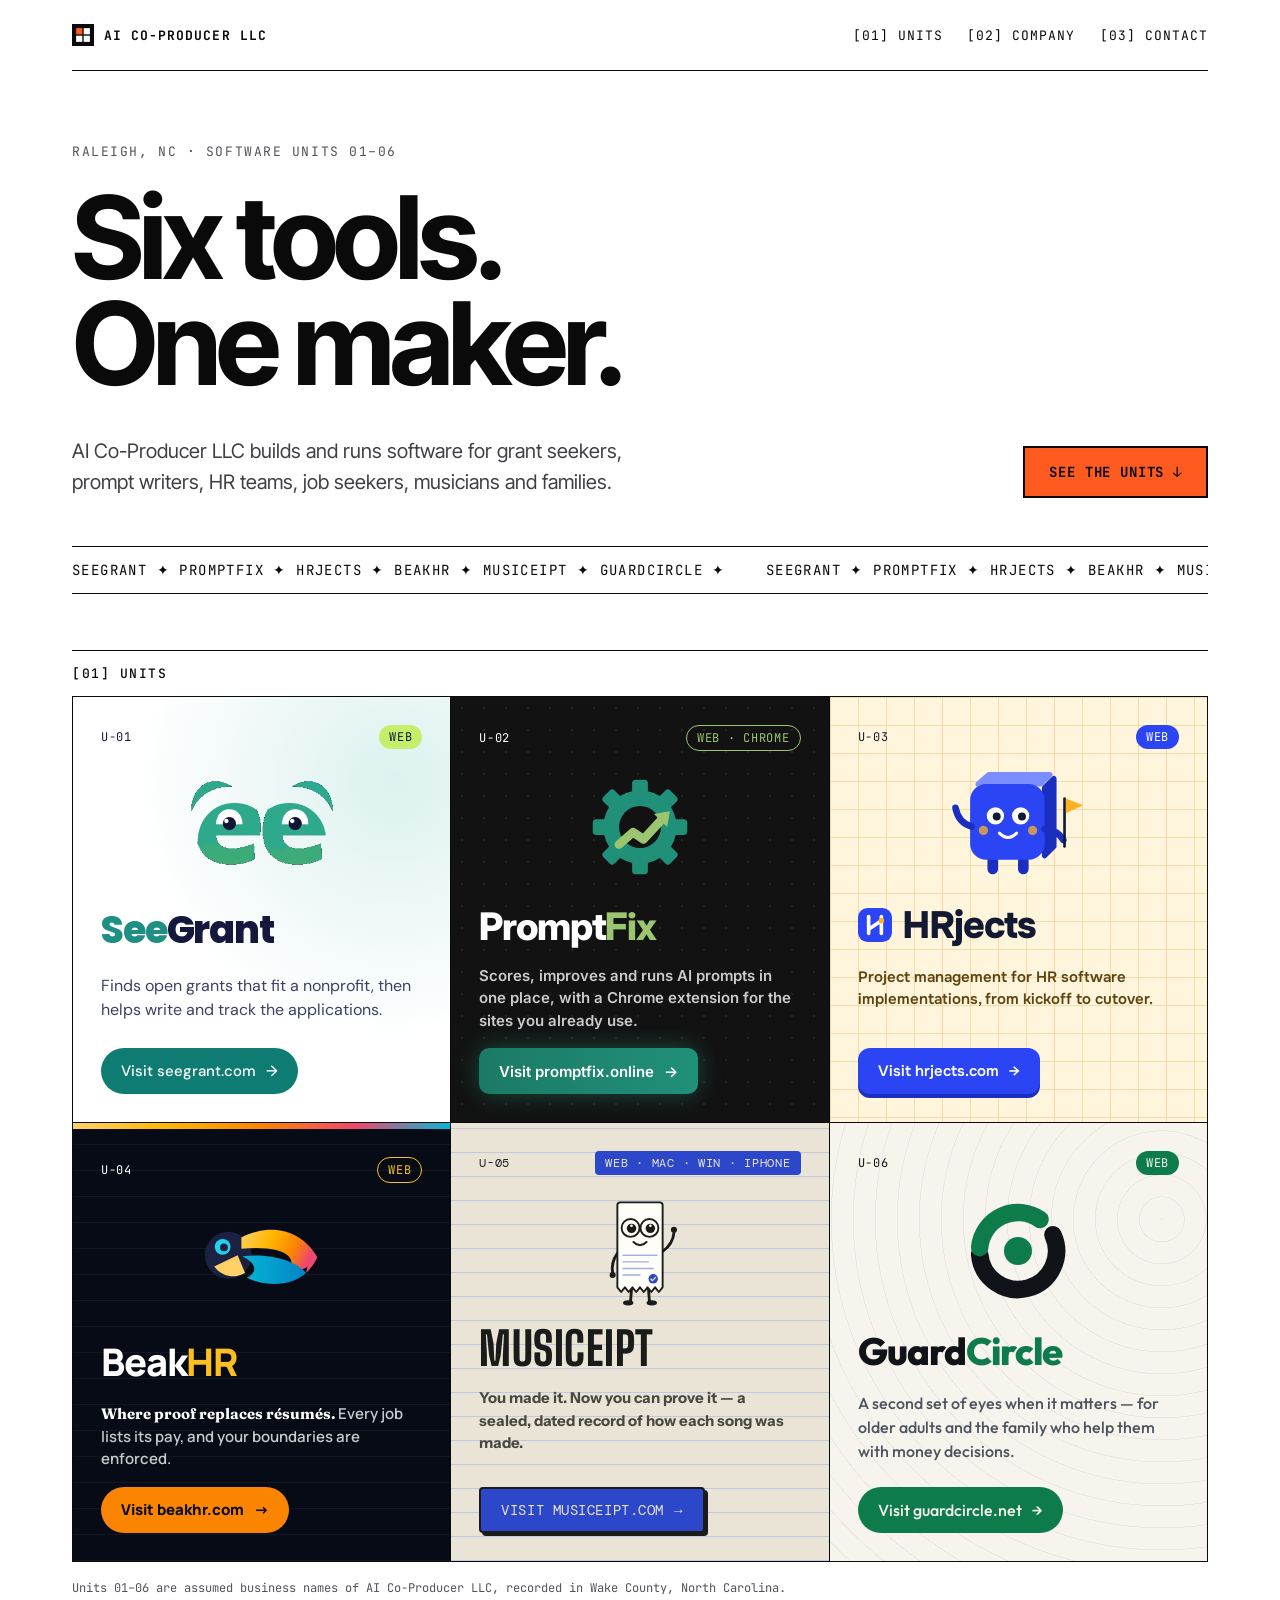
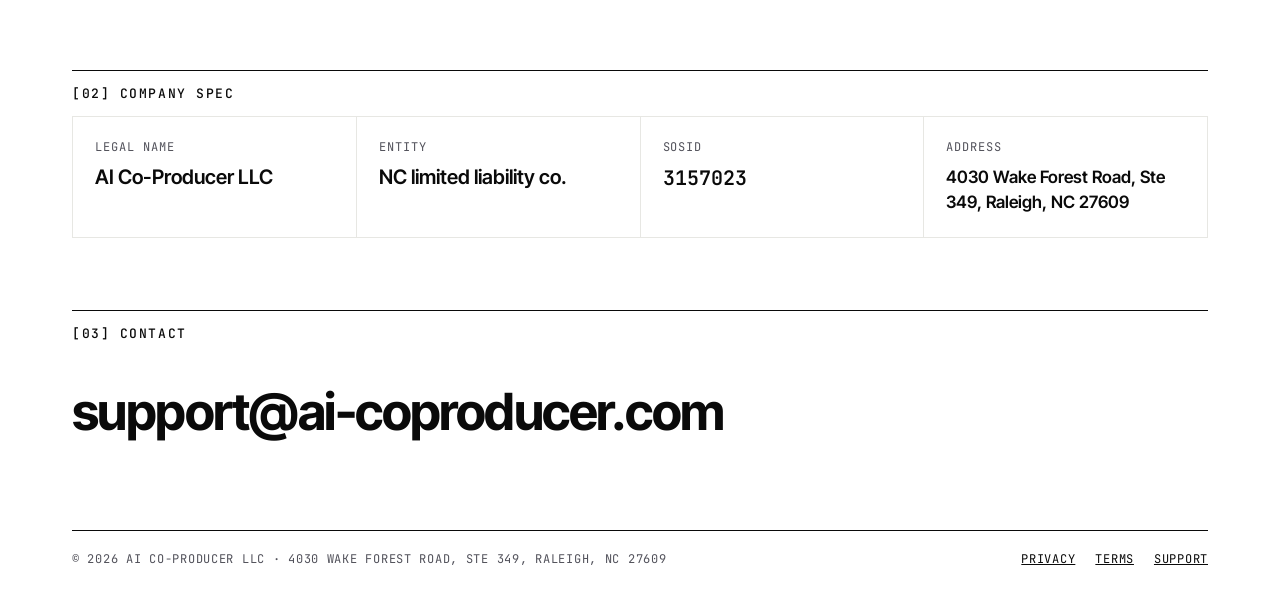
<file: index.html>
<!doctype html>
<html lang="en">
<head>
<meta charset="utf-8">
<meta name="viewport" content="width=device-width, initial-scale=1">
<title>AI Co-Producer LLC — Six tools. One maker.</title>
<meta name="description" content="AI Co-Producer LLC is a Raleigh, North Carolina software company. It builds and runs SeeGrant, PromptFix, HRjects, BeakHR, Musiceipt and GuardCircle.">
<link rel="canonical" href="https://ai-coproducer.com/">
<meta property="og:type" content="website">
<meta property="og:site_name" content="AI Co-Producer LLC">
<meta property="og:title" content="AI Co-Producer LLC — Six tools. One maker.">
<meta property="og:description" content="The Raleigh, NC company behind SeeGrant, PromptFix, HRjects, BeakHR, Musiceipt and GuardCircle.">
<meta property="og:url" content="https://ai-coproducer.com/">
<meta name="theme-color" content="#FF5A1F">
<link rel="icon" href="/favicon.svg" type="image/svg+xml">
<link rel="preconnect" href="https://fonts.googleapis.com">
<link rel="preconnect" href="https://fonts.gstatic.com" crossorigin>
<link rel="stylesheet" href="https://fonts.googleapis.com/css2?family=Inter+Tight:wght@400;600;700&family=JetBrains+Mono:wght@400;500;700&family=Poppins:wght@800&family=DM+Sans:wght@500&family=Inter:wght@600;800&family=Onest:wght@600;800&family=Fraunces:opsz,wght@9..144,700&family=Manrope:wght@600;800&family=Outfit:wght@500;800&family=Big+Shoulders+Display:wght@800&family=Instrument+Sans:wght@700&family=DM+Mono:wght@500&display=swap">
<link rel="stylesheet" href="/styles.css">
<script type="application/ld+json">
{"@context":"https://schema.org","@type":"Organization","name":"AI Co-Producer LLC","legalName":"AI Co-Producer LLC","url":"https://ai-coproducer.com/","email":"support@ai-coproducer.com","address":{"@type":"PostalAddress","streetAddress":"4030 Wake Forest Road, Ste 349","addressLocality":"Raleigh","addressRegion":"NC","postalCode":"27609","addressCountry":"US"},"founder":{"@type":"Person","name":"Denby Barrow"},"brand":[{"@type":"Brand","name":"SeeGrant","url":"https://seegrant.com"},{"@type":"Brand","name":"PromptFix","url":"https://www.promptfix.online"},{"@type":"Brand","name":"HRjects","url":"https://hrjects.com"},{"@type":"Brand","name":"BeakHR","url":"https://beakhr.com"},{"@type":"Brand","name":"Musiceipt","url":"https://musiceipt.com"},{"@type":"Brand","name":"GuardCircle","url":"https://guardcircle.net"}]}
</script>
</head>
<body>
<a class="skip" href="#units">Skip to products</a>
<div class="wrap">

<header class="top mono">
<a class="brand" href="/"><svg width="22" height="22" viewBox="0 0 32 32" aria-hidden="true"><rect width="32" height="32" fill="#0A0A0A"/><rect x="6" y="6" width="9" height="9" fill="#FF5A1F"/><rect x="17" y="6" width="9" height="9" fill="#fff"/><rect x="6" y="17" width="9" height="9" fill="#fff"/><rect x="17" y="17" width="9" height="9" fill="#fff"/></svg>AI CO-PRODUCER LLC</a>
<nav aria-label="Main">
<a href="#units">[01] Units</a>
<a href="#spec">[02] Company</a>
<a href="#contact">[03] Contact</a>
</nav>
</header>

<main>
<section class="hero">
<p class="eyebrow mono">Raleigh, NC · Software units 01–06</p>
<h1>Six tools.<br>One maker.</h1>
<div class="hero-row">
<p>AI Co-Producer LLC builds and runs software for grant seekers, prompt writers, HR teams, job seekers, musicians and families.</p>
<a class="cta mono" href="#units">See the units ↓</a>
</div>
</section>

<div class="marquee mono" aria-hidden="true">
<div class="track"><span>SeeGrant ✦ PromptFix ✦ HRjects ✦ BeakHR ✦ Musiceipt ✦ GuardCircle ✦</span><span>SeeGrant ✦ PromptFix ✦ HRjects ✦ BeakHR ✦ Musiceipt ✦ GuardCircle ✦</span></div>
</div>

<section id="units" aria-labelledby="units-title" style="padding-bottom:72px">
<h2 id="units-title" class="sec-title mono">[01] Units</h2>
<div class="units">

<article class="card" style="background:#fff radial-gradient(circle at 85% 20%,rgba(40,171,157,.16),transparent 55%);color:#14183D;animation-delay:.05s">
<div class="card-top mono"><span>U-01</span><span class="tag" style="background:#C7EE6B;color:#14183D">Web</span></div>
<div class="art"><picture><source srcset="/seegrant-eyes.png" media="(prefers-reduced-motion: reduce)"><img class="bob" src="/seegrant-eyes.gif" alt="" width="150" height="92"></picture></div>
<h3 style="font-family:Poppins,sans-serif;font-weight:800"><span><span style="color:#1F8F84">See</span>Grant</span></h3>
<p style="font-family:'DM Sans',sans-serif;font-size:16px;color:#3B4166">Finds open grants that fit a nonprofit, then helps write and track the applications.</p>
<a class="btn" href="https://seegrant.com" style="--sweep:#14183D;--sweep-ink:#fff;border-radius:999px;background:#0E7C72;color:#fff;font-family:'DM Sans',sans-serif;font-weight:500">Visit seegrant.com <span class="arrow" aria-hidden="true">→</span></a>
</article>

<article class="card" style="background:#121212 radial-gradient(rgba(255,255,255,.08) 1.4px,transparent 1.6px) 0 0/22px 22px;color:#fff;animation-delay:.12s">
<div class="card-top mono"><span>U-02</span><span class="tag" style="border:1px solid #9BC56E;color:#9BC56E">Web · Chrome</span></div>
<div class="art"><svg class="spin" viewBox="0 0 64 64" width="112" height="112" aria-hidden="true"><g fill="#219079"><rect x="27.5" y="5" width="9" height="12" rx="2"/><rect x="27.5" y="5" width="9" height="12" rx="2" transform="rotate(45 32 32)"/><rect x="27.5" y="5" width="9" height="12" rx="2" transform="rotate(90 32 32)"/><rect x="27.5" y="5" width="9" height="12" rx="2" transform="rotate(135 32 32)"/><rect x="27.5" y="5" width="9" height="12" rx="2" transform="rotate(180 32 32)"/><rect x="27.5" y="5" width="9" height="12" rx="2" transform="rotate(225 32 32)"/><rect x="27.5" y="5" width="9" height="12" rx="2" transform="rotate(270 32 32)"/><rect x="27.5" y="5" width="9" height="12" rx="2" transform="rotate(315 32 32)"/><circle cx="32" cy="32" r="21"/></g><circle cx="32" cy="32" r="12" fill="#121212"/><path d="M20 42L28 35L34 39L46 26" fill="none" stroke="#9BC56E" stroke-width="5" stroke-linecap="round" stroke-linejoin="round"/><path d="M40 24.5L49 23L47.5 32Z" fill="#9BC56E"/></svg></div>
<h3 style="font-family:Inter,sans-serif;font-weight:800;letter-spacing:-.035em"><span>Prompt<span style="color:#9BC56E">Fix</span></span></h3>
<p style="font-family:Inter,sans-serif;font-weight:600;font-size:15px;color:rgba(255,255,255,.78)">Scores, improves and runs AI prompts in one place, with a Chrome extension for the sites you already use.</p>
<a class="btn" href="https://www.promptfix.online" style="--sweep:#9BC56E;--sweep-ink:#121212;border-radius:10px;background:linear-gradient(90deg,#1B7A66,#219079);color:#fff;font-family:Inter,sans-serif;font-weight:600;box-shadow:0 0 24px rgba(46,184,154,.35)">Visit promptfix.online <span class="arrow" aria-hidden="true">→</span></a>
</article>

<article class="card" style="background:#FFF4DC linear-gradient(rgba(242,217,160,.9) 1px,transparent 1px) 0 0/28px 28px;background-image:linear-gradient(rgba(242,217,160,.9) 1px,transparent 1px),linear-gradient(90deg,rgba(242,217,160,.9) 1px,transparent 1px);background-size:28px 28px;color:#121A33;animation-delay:.19s">
<div class="card-top mono"><span>U-03</span><span class="tag" style="background:#2B45F5;color:#fff">Web</span></div>
<div class="art"><svg class="wave" viewBox="10 32 204 170" width="136" height="113" role="img" aria-label="Hank, the HRjects mascot"><rect x="66" y="164" width="16" height="28" rx="8" fill="#1A2FC0"/><rect x="112" y="164" width="16" height="28" rx="8" fill="#1A2FC0"/><path d="M52 56L68 42H160L146 56Z" fill="#7C8EFF" stroke="#7C8EFF" stroke-width="8" stroke-linejoin="round"/><path d="M152 62L166 48V150L152 164Z" fill="#1A2FC0" stroke="#1A2FC0" stroke-width="8" stroke-linejoin="round"/><rect x="40" y="56" width="112" height="114" rx="24" fill="#2B45F5"/><circle cx="78" cy="104" r="13" fill="#fff"/><circle cx="80" cy="105" r="6" fill="#121A33"/><circle cx="116" cy="104" r="13" fill="#fff"/><circle cx="118" cy="105" r="6" fill="#121A33"/><path d="M84 130Q97 143 110 130" fill="none" stroke="#fff" stroke-width="4.5" stroke-linecap="round"/><circle cx="60" cy="126" r="7" fill="#FFB020" opacity=".75"/><circle cx="134" cy="126" r="7" fill="#FFB020" opacity=".75"/><path d="M42 120Q22 114 18 92" fill="none" stroke="#1A2FC0" stroke-width="10" stroke-linecap="round"/><path d="M152 124Q172 126 180 140" fill="none" stroke="#1A2FC0" stroke-width="10" stroke-linecap="round"/><path d="M182 150V78" stroke="#121A33" stroke-width="4" stroke-linecap="round"/><path d="M184 78L210 88L184 100Z" fill="#FFB020"/></svg></div>
<h3 style="font-family:Onest,sans-serif;font-weight:800"><svg viewBox="0 0 32 32" width="34" height="34" aria-hidden="true"><rect width="32" height="32" rx="9" fill="#2B45F5"/><path d="M10 8V24M22 8V24M10 20L22 12" fill="none" stroke="#fff" stroke-width="3.4" stroke-linecap="round"/><circle cx="22" cy="12" r="2.6" fill="#FFB020"/></svg>HRjects</h3>
<p style="font-family:Onest,sans-serif;font-weight:600;font-size:15px;color:#5C4410">Project management for HR software implementations, from kickoff to cutover.</p>
<a class="btn" href="https://hrjects.com" style="--sweep:#121A33;--sweep-ink:#FFB020;border-radius:12px;background:#2B45F5;color:#fff;font-family:Onest,sans-serif;font-weight:600;box-shadow:0 4px 0 #1A2FC0">Visit hrjects.com <span class="arrow" aria-hidden="true">→</span></a>
</article>

<article class="card" style="background:#070B16 repeating-linear-gradient(0deg,rgba(255,255,255,.05) 0 1px,transparent 1px 26px);color:#fff;padding-top:34px;animation-delay:.26s">
<div aria-hidden="true" style="position:absolute;left:0;right:0;top:0;height:6px;background:linear-gradient(90deg,#FFD166,#FFB703,#FB8500,#EF476F,#06B6D4)"></div>
<div class="card-top mono"><span>U-04</span><span class="tag" style="border:1px solid #FBBF24;color:#FBBF24">Web</span></div>
<div class="art"><svg class="bob" viewBox="0 0 64 64" width="120" height="120" role="img" aria-label="The BeakHR toucan"><defs><linearGradient id="bk-bb" x1="0" y1="0" x2="1" y2="0.3"><stop offset="0" stop-color="#FFD166"/><stop offset="0.4" stop-color="#FFB703"/><stop offset="0.75" stop-color="#FB8500"/><stop offset="1" stop-color="#EF476F"/></linearGradient><linearGradient id="bk-bl" x1="0" y1="0" x2="1" y2="0"><stop offset="0" stop-color="#06B6D4"/><stop offset="1" stop-color="#0284c7"/></linearGradient></defs><circle cx="14" cy="30" r="12.5" fill="#1B2140"/><path d="M6.5 36A12.5 12.5 0 0 0 23 39.5L19 30Z" fill="#FFD166"/><circle cx="11" cy="25.5" r="4.2" fill="#22d3ee"/><circle cx="11.7" cy="25.8" r="2.1" fill="#1B2140"/><path d="M21 20.5C37 12.5 53 16.5 61.5 31C58 36 52 39 45.5 40C52 31.5 45 24.5 21 26.5Z" fill="url(#bk-bb)"/><path d="M21.5 30.5C37 29 50 33 55.5 39.5C48 46.5 34 47 24 42C30.5 38.5 28.5 34 21.5 30.5Z" fill="url(#bk-bl)"/><path d="M57 27.5C60 30 61.5 31.5 61.5 31C60 34.5 57.8 37 55.5 39.5C56.5 35.5 57 31.5 57 27.5Z" fill="#EF476F"/></svg></div>
<h3 style="font-family:Manrope,sans-serif;font-weight:800"><span>Beak<span style="color:#FBBF24">HR</span></span></h3>
<p style="font-family:Manrope,sans-serif;font-weight:600;font-size:15px;color:rgba(255,255,255,.78)"><span style="font-family:Fraunces,Georgia,serif;font-weight:700;color:#fff">Where proof replaces résumés.</span> Every job lists its pay, and your boundaries are enforced.</p>
<a class="btn" href="https://beakhr.com" style="--sweep:#06B6D4;--sweep-ink:#070B16;border-radius:999px;background:#FB8500;color:#070B16;font-family:Manrope,sans-serif;font-weight:800">Visit beakhr.com <span class="arrow" aria-hidden="true">→</span></a>
</article>

<article class="card" style="background:#E9E4D6 repeating-linear-gradient(0deg,rgba(159,176,230,.55) 0 1px,transparent 1px 24px);color:#1B1B1A;animation-delay:.33s">
<div class="card-top" style="font-family:'DM Mono',monospace"><span>U-05</span><span class="tag" style="border-radius:4px;background:#2C47C9;color:#E9E4D6">Web · Mac · Win · iPhone</span></div>
<div class="art"><svg class="stamp" viewBox="-6 -4 212 246" width="100" height="116" role="img" aria-label="Slip, the Musiceipt mascot"><path d="M82 200L80 226M118 200L120 226" stroke="#1b1b1a" stroke-width="6" stroke-linecap="round"/><ellipse cx="75" cy="229" rx="11" ry="5.5" fill="#1b1b1a"/><ellipse cx="125" cy="229" rx="11" ry="5.5" fill="#1b1b1a"/><path d="M52 124Q38 144 42 166" fill="none" stroke="#1b1b1a" stroke-width="6" stroke-linecap="round"/><path d="M148 120Q170 104 172 80" fill="none" stroke="#1b1b1a" stroke-width="6" stroke-linecap="round"/><path d="M58 16H142Q148 16 148 22V196L140 206L132 196L124 206L116 196L108 206L100 196L92 206L84 196L76 206L68 196L60 206L52 196V22Q52 16 58 16Z" fill="#fffdf7" stroke="#1b1b1a" stroke-width="4" stroke-linejoin="round"/><path d="M64 128H136M64 142H118M64 156H128M64 170H100" stroke="#9fb0e6" stroke-width="3" stroke-linecap="round"/><circle cx="128" cy="178" r="10" fill="#2c47c9"/><path d="M123 178.5L126.6 182L133 174.8" fill="none" stroke="#e9e4d6" stroke-width="2.6" stroke-linecap="round" stroke-linejoin="round"/><circle cx="80" cy="70" r="19" fill="#fffdf7" stroke="#1b1b1a" stroke-width="4"/><circle cx="120" cy="70" r="19" fill="#fffdf7" stroke="#1b1b1a" stroke-width="4"/><circle cx="82" cy="71" r="10" fill="#1b1b1a"/><circle cx="122" cy="71" r="10" fill="#1b1b1a"/><circle cx="82" cy="65.5" r="2.8" fill="#fffdf7"/><circle cx="122" cy="65.5" r="2.8" fill="#fffdf7"/><path d="M86 100Q100 114 114 100" fill="none" stroke="#1b1b1a" stroke-width="4" stroke-linecap="round"/><circle cx="42" cy="170" r="6.5" fill="#1b1b1a"/><circle cx="172" cy="74" r="6.5" fill="#1b1b1a"/></svg></div>
<h3 style="font-family:'Big Shoulders Display',sans-serif;font-weight:800;font-size:46px;line-height:.95;text-transform:uppercase;letter-spacing:.01em">Musiceipt</h3>
<p style="font-family:'Instrument Sans',sans-serif;font-weight:700;font-size:15px;color:#4A4740">You made it. Now you can prove it — a sealed, dated record of how each song was made.</p>
<a class="btn" href="https://musiceipt.com" style="--sweep:#F2C230;--sweep-ink:#1B1B1A;border-radius:4px;background:#2C47C9;color:#E9E4D6;border:2px solid #1B1B1A;font-family:'DM Mono',monospace;font-size:14px;letter-spacing:.04em;text-transform:uppercase;box-shadow:3px 3px 0 #1B1B1A">Visit musiceipt.com <span class="arrow" aria-hidden="true">→</span></a>
</article>

<article class="card" style="background:#F7F4EE repeating-radial-gradient(circle at 88% 22%,rgba(16,20,24,.06) 0 1px,transparent 1px 22px);color:#101418;animation-delay:.4s">
<div class="card-top mono"><span>U-06</span><span class="tag" style="background:#0E7C4A;color:#F7F4EE">Web</span></div>
<div class="art"><svg viewBox="0 0 64 64" width="112" height="112" fill="none" aria-hidden="true"><g class="spin"><path d="M 51.94 22.70 A 22 22 0 1 1 10.08 33.92" stroke="#101418" stroke-width="10" stroke-linecap="round"/><path d="M 10.08 30.08 A 22 22 0 0 1 44.62 13.98" stroke="#0E7C4A" stroke-width="10" stroke-linecap="round"/></g><circle cx="32" cy="32" r="8" fill="#0E7C4A"/></svg></div>
<h3 style="font-family:Outfit,sans-serif;font-weight:800;letter-spacing:-.025em"><span>Guard<span style="color:#0E7C4A">Circle</span></span></h3>
<p style="font-family:Outfit,sans-serif;font-weight:500;font-size:16px;color:#4A545F">A second set of eyes when it matters — for older adults and the family who help them with money decisions.</p>
<a class="btn" href="https://guardcircle.net" style="--sweep:#101418;--sweep-ink:#F7F4EE;border-radius:999px;background:#0E7C4A;color:#F7F4EE;font-family:Outfit,sans-serif;font-weight:500;font-size:16px">Visit guardcircle.net <span class="arrow" aria-hidden="true">→</span></a>
</article>

</div>
<p class="note mono">Units 01–06 are assumed business names of AI Co-Producer LLC, recorded in Wake County, North Carolina.</p>
</section>

<section id="spec" aria-labelledby="spec-title" style="padding-bottom:72px">
<h2 id="spec-title" class="sec-title mono">[02] Company spec</h2>
<dl class="spec">
<div><dt class="mono">Legal name</dt><dd>AI Co-Producer LLC</dd></div>
<div><dt class="mono">Entity</dt><dd>NC limited liability co.</dd></div>
<div><dt class="mono">SOSID</dt><dd class="mono">3157023</dd></div>
<div><dt class="mono">Address</dt><dd style="font-size:17px;line-height:1.45">4030 Wake Forest Road, Ste 349, Raleigh, NC 27609</dd></div>
</dl>
</section>

<section id="contact" aria-labelledby="contact-title" style="padding-bottom:88px">
<h2 id="contact-title" class="sec-title mono">[03] Contact</h2>
<a class="big-mail" href="mailto:support@ai-coproducer.com">support@ai-coproducer.com</a>
</section>
</main>

<footer class="foot mono">
<span>© 2026 AI Co-Producer LLC · 4030 Wake Forest Road, Ste 349, Raleigh, NC 27609</span>
<nav aria-label="Legal"><a href="/privacy.html">Privacy</a><a href="/terms.html">Terms</a><a href="/support.html">Support</a></nav>
</footer>

</div>
</body>
</html>
</file>
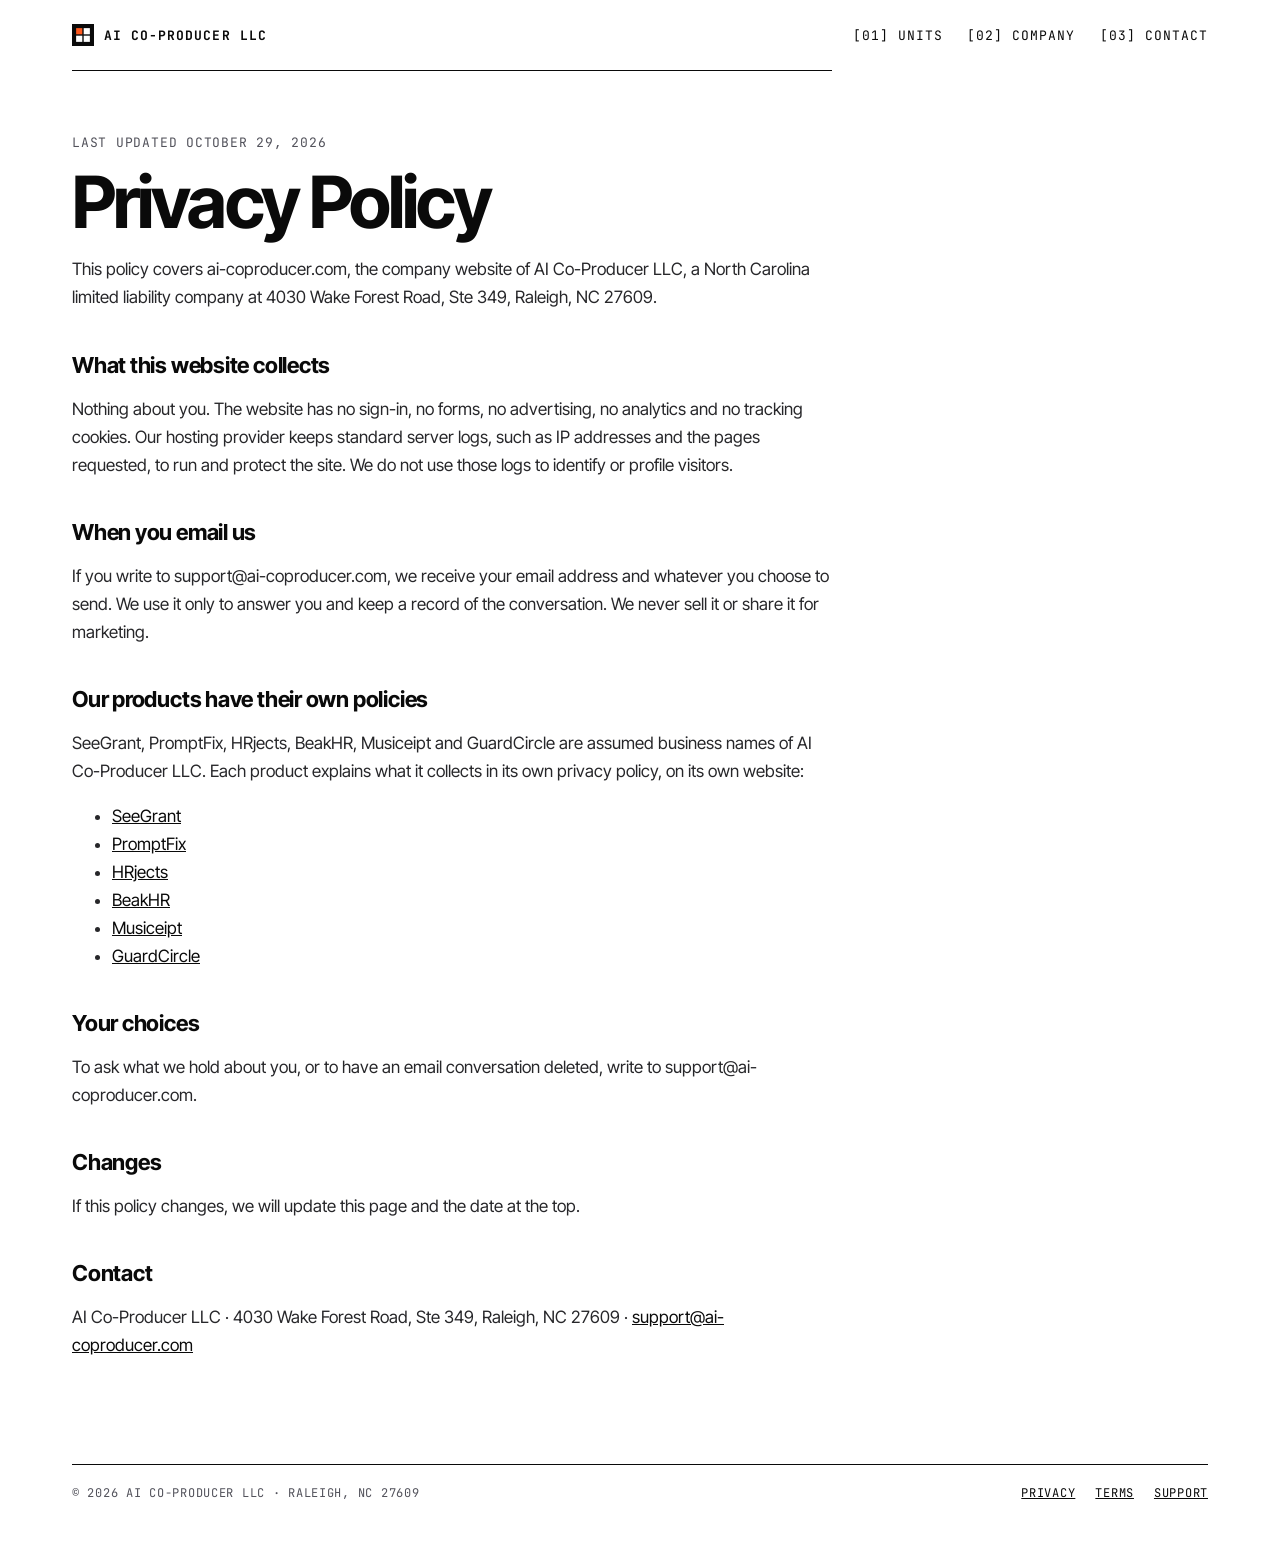
<file: privacy.html>
<!doctype html>
<html lang="en">
<head>
<meta charset="utf-8">
<meta name="viewport" content="width=device-width, initial-scale=1">
<title>Privacy Policy — AI Co-Producer LLC</title>
<meta name="description" content="How AI Co-Producer LLC handles information on ai-coproducer.com.">
<link rel="canonical" href="https://ai-coproducer.com/privacy.html">
<link rel="icon" href="/favicon.svg" type="image/svg+xml">
<link rel="preconnect" href="https://fonts.googleapis.com">
<link rel="preconnect" href="https://fonts.gstatic.com" crossorigin>
<link rel="stylesheet" href="https://fonts.googleapis.com/css2?family=Inter+Tight:wght@400;600;700&family=JetBrains+Mono:wght@400;500;700&display=swap">
<link rel="stylesheet" href="/styles.css">
</head>
<body>
<div class="wrap">
<header class="top mono">
<a class="brand" href="/"><svg width="22" height="22" viewBox="0 0 32 32" aria-hidden="true"><rect width="32" height="32" fill="#0A0A0A"/><rect x="6" y="6" width="9" height="9" fill="#FF5A1F"/><rect x="17" y="6" width="9" height="9" fill="#fff"/><rect x="6" y="17" width="9" height="9" fill="#fff"/><rect x="17" y="17" width="9" height="9" fill="#fff"/></svg>AI CO-PRODUCER LLC</a>
<nav aria-label="Main"><a href="/#units">[01] Units</a><a href="/#spec">[02] Company</a><a href="/#contact">[03] Contact</a></nav>
</header>
<main class="doc">
<p class="updated mono">Last updated October 29, 2026</p>
<h1>Privacy Policy</h1>
<p>This policy covers ai-coproducer.com, the company website of AI Co-Producer LLC, a North Carolina limited liability company at 4030 Wake Forest Road, Ste 349, Raleigh, NC 27609.</p>

<h2>What this website collects</h2>
<p>Nothing about you. The website has no sign-in, no forms, no advertising, no analytics and no tracking cookies. Our hosting provider keeps standard server logs, such as IP addresses and the pages requested, to run and protect the site. We do not use those logs to identify or profile visitors.</p>

<h2>When you email us</h2>
<p>If you write to support@ai-coproducer.com, we receive your email address and whatever you choose to send. We use it only to answer you and keep a record of the conversation. We never sell it or share it for marketing.</p>

<h2>Our products have their own policies</h2>
<p>SeeGrant, PromptFix, HRjects, BeakHR, Musiceipt and GuardCircle are assumed business names of AI Co-Producer LLC. Each product explains what it collects in its own privacy policy, on its own website:</p>
<ul>
<li><a href="https://seegrant.com/privacy">SeeGrant</a></li>
<li><a href="https://www.promptfix.online/privacy">PromptFix</a></li>
<li><a href="https://hrjects.com/privacy">HRjects</a></li>
<li><a href="https://beakhr.com/privacy">BeakHR</a></li>
<li><a href="https://musiceipt.com/privacy">Musiceipt</a></li>
<li><a href="https://guardcircle.net/privacy.html">GuardCircle</a></li>
</ul>

<h2>Your choices</h2>
<p>To ask what we hold about you, or to have an email conversation deleted, write to support@ai-coproducer.com.</p>

<h2>Changes</h2>
<p>If this policy changes, we will update this page and the date at the top.</p>

<h2>Contact</h2>
<p>AI Co-Producer LLC · 4030 Wake Forest Road, Ste 349, Raleigh, NC 27609 · <a href="mailto:support@ai-coproducer.com">support@ai-coproducer.com</a></p>
</main>
<footer class="foot mono">
<span>© 2026 AI Co-Producer LLC · Raleigh, NC 27609</span>
<nav aria-label="Legal"><a href="/privacy.html" aria-current="page">Privacy</a><a href="/terms.html">Terms</a><a href="/support.html">Support</a></nav>
</footer>
</div>
</body>
</html>
</file>
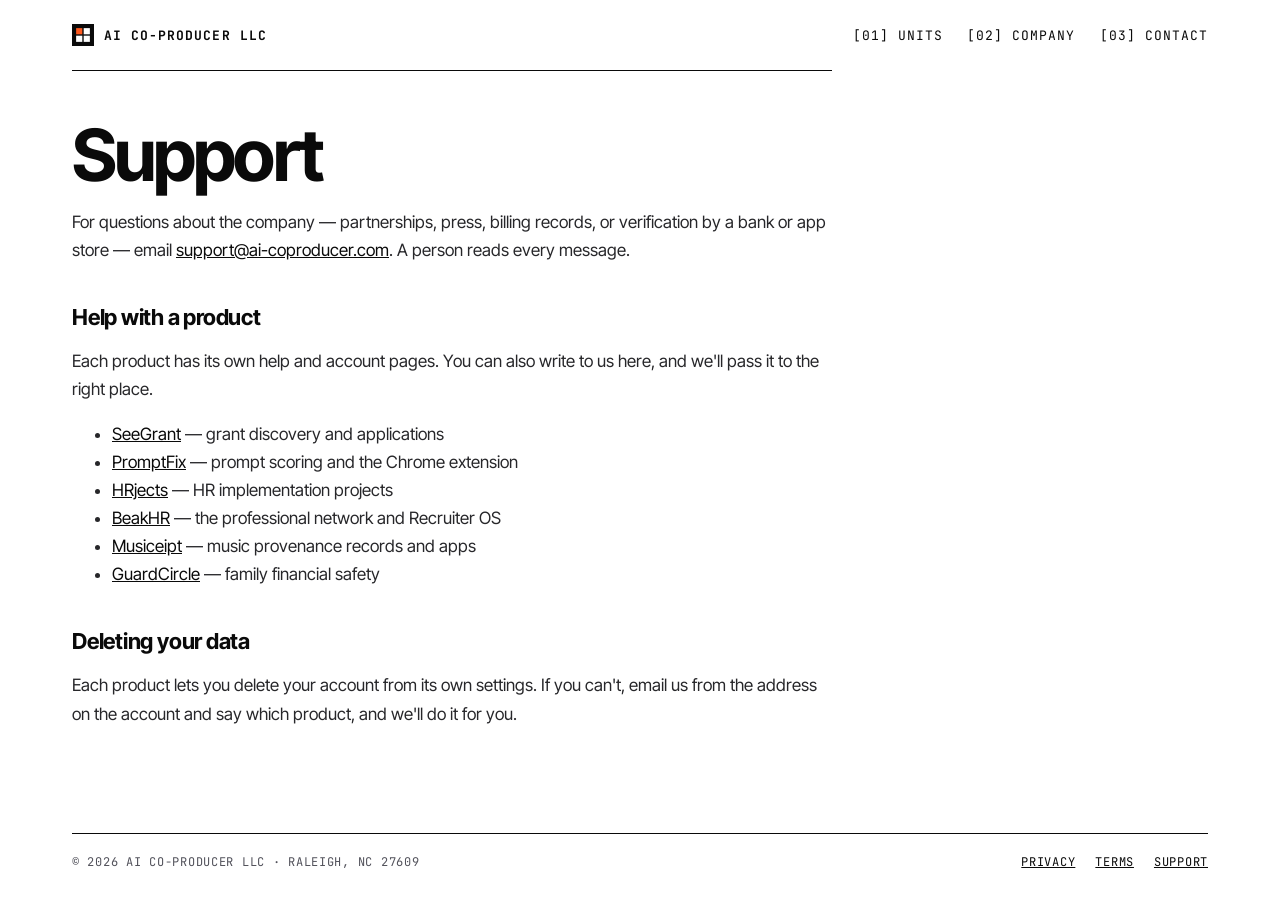
<file: support.html>
<!doctype html>
<html lang="en">
<head>
<meta charset="utf-8">
<meta name="viewport" content="width=device-width, initial-scale=1">
<title>Support — AI Co-Producer LLC</title>
<meta name="description" content="How to reach AI Co-Producer LLC and where to get help with each of its products.">
<link rel="canonical" href="https://ai-coproducer.com/support.html">
<link rel="icon" href="/favicon.svg" type="image/svg+xml">
<link rel="preconnect" href="https://fonts.googleapis.com">
<link rel="preconnect" href="https://fonts.gstatic.com" crossorigin>
<link rel="stylesheet" href="https://fonts.googleapis.com/css2?family=Inter+Tight:wght@400;600;700&family=JetBrains+Mono:wght@400;500;700&display=swap">
<link rel="stylesheet" href="/styles.css">
</head>
<body>
<div class="wrap">
<header class="top mono">
<a class="brand" href="/"><svg width="22" height="22" viewBox="0 0 32 32" aria-hidden="true"><rect width="32" height="32" fill="#0A0A0A"/><rect x="6" y="6" width="9" height="9" fill="#FF5A1F"/><rect x="17" y="6" width="9" height="9" fill="#fff"/><rect x="6" y="17" width="9" height="9" fill="#fff"/><rect x="17" y="17" width="9" height="9" fill="#fff"/></svg>AI CO-PRODUCER LLC</a>
<nav aria-label="Main"><a href="/#units">[01] Units</a><a href="/#spec">[02] Company</a><a href="/#contact">[03] Contact</a></nav>
</header>
<main class="doc">
<h1>Support</h1>
<p>For questions about the company — partnerships, press, billing records, or verification by a bank or app store — email <a href="mailto:support@ai-coproducer.com">support@ai-coproducer.com</a>. A person reads every message.</p>

<h2>Help with a product</h2>
<p>Each product has its own help and account pages. You can also write to us here, and we'll pass it to the right place.</p>
<ul>
<li><a href="https://seegrant.com">SeeGrant</a> — grant discovery and applications</li>
<li><a href="https://www.promptfix.online">PromptFix</a> — prompt scoring and the Chrome extension</li>
<li><a href="https://hrjects.com">HRjects</a> — HR implementation projects</li>
<li><a href="https://beakhr.com/faq">BeakHR</a> — the professional network and Recruiter OS</li>
<li><a href="https://musiceipt.com">Musiceipt</a> — music provenance records and apps</li>
<li><a href="https://guardcircle.net/support.html">GuardCircle</a> — family financial safety</li>
</ul>

<h2>Deleting your data</h2>
<p>Each product lets you delete your account from its own settings. If you can't, email us from the address on the account and say which product, and we'll do it for you.</p>
</main>
<footer class="foot mono">
<span>© 2026 AI Co-Producer LLC · Raleigh, NC 27609</span>
<nav aria-label="Legal"><a href="/privacy.html">Privacy</a><a href="/terms.html">Terms</a><a href="/support.html" aria-current="page">Support</a></nav>
</footer>
</div>
</body>
</html>
</file>
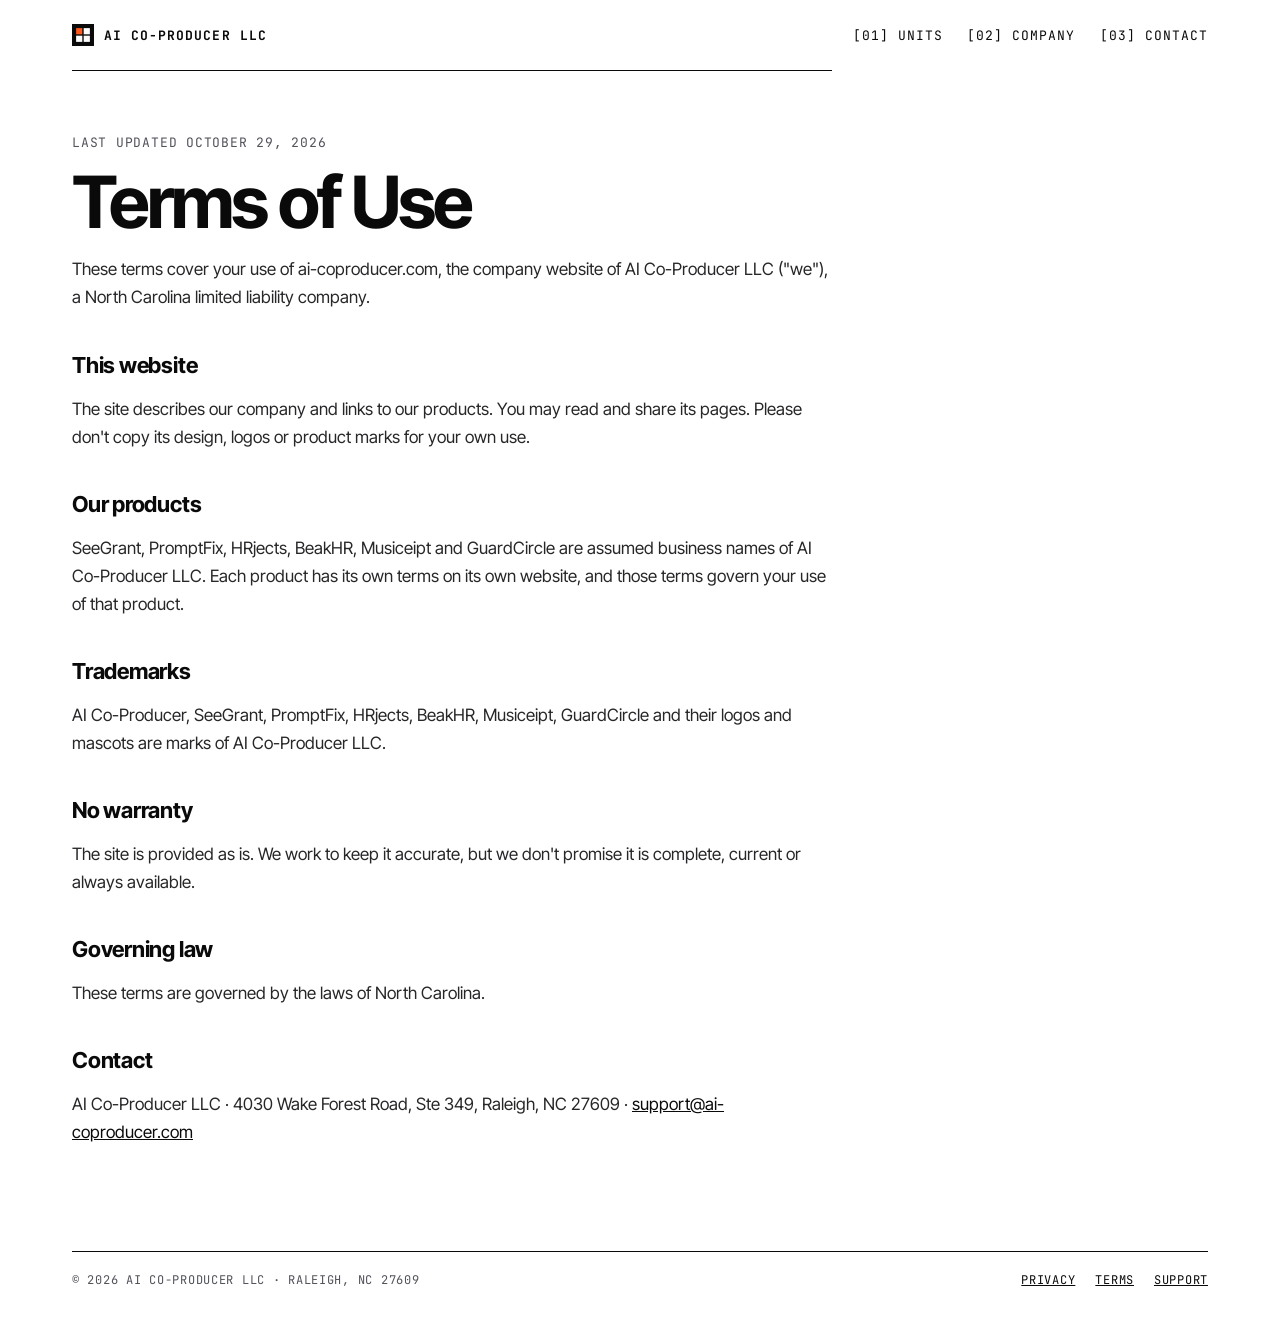
<file: terms.html>
<!doctype html>
<html lang="en">
<head>
<meta charset="utf-8">
<meta name="viewport" content="width=device-width, initial-scale=1">
<title>Terms of Use — AI Co-Producer LLC</title>
<meta name="description" content="Terms of use for ai-coproducer.com, the website of AI Co-Producer LLC.">
<link rel="canonical" href="https://ai-coproducer.com/terms.html">
<link rel="icon" href="/favicon.svg" type="image/svg+xml">
<link rel="preconnect" href="https://fonts.googleapis.com">
<link rel="preconnect" href="https://fonts.gstatic.com" crossorigin>
<link rel="stylesheet" href="https://fonts.googleapis.com/css2?family=Inter+Tight:wght@400;600;700&family=JetBrains+Mono:wght@400;500;700&display=swap">
<link rel="stylesheet" href="/styles.css">
</head>
<body>
<div class="wrap">
<header class="top mono">
<a class="brand" href="/"><svg width="22" height="22" viewBox="0 0 32 32" aria-hidden="true"><rect width="32" height="32" fill="#0A0A0A"/><rect x="6" y="6" width="9" height="9" fill="#FF5A1F"/><rect x="17" y="6" width="9" height="9" fill="#fff"/><rect x="6" y="17" width="9" height="9" fill="#fff"/><rect x="17" y="17" width="9" height="9" fill="#fff"/></svg>AI CO-PRODUCER LLC</a>
<nav aria-label="Main"><a href="/#units">[01] Units</a><a href="/#spec">[02] Company</a><a href="/#contact">[03] Contact</a></nav>
</header>
<main class="doc">
<p class="updated mono">Last updated October 29, 2026</p>
<h1>Terms of Use</h1>
<p>These terms cover your use of ai-coproducer.com, the company website of AI Co-Producer LLC ("we"), a North Carolina limited liability company.</p>

<h2>This website</h2>
<p>The site describes our company and links to our products. You may read and share its pages. Please don't copy its design, logos or product marks for your own use.</p>

<h2>Our products</h2>
<p>SeeGrant, PromptFix, HRjects, BeakHR, Musiceipt and GuardCircle are assumed business names of AI Co-Producer LLC. Each product has its own terms on its own website, and those terms govern your use of that product.</p>

<h2>Trademarks</h2>
<p>AI Co-Producer, SeeGrant, PromptFix, HRjects, BeakHR, Musiceipt, GuardCircle and their logos and mascots are marks of AI Co-Producer LLC.</p>

<h2>No warranty</h2>
<p>The site is provided as is. We work to keep it accurate, but we don't promise it is complete, current or always available.</p>

<h2>Governing law</h2>
<p>These terms are governed by the laws of North Carolina.</p>

<h2>Contact</h2>
<p>AI Co-Producer LLC · 4030 Wake Forest Road, Ste 349, Raleigh, NC 27609 · <a href="mailto:support@ai-coproducer.com">support@ai-coproducer.com</a></p>
</main>
<footer class="foot mono">
<span>© 2026 AI Co-Producer LLC · Raleigh, NC 27609</span>
<nav aria-label="Legal"><a href="/privacy.html">Privacy</a><a href="/terms.html" aria-current="page">Terms</a><a href="/support.html">Support</a></nav>
</footer>
</div>
</body>
</html>
</file>
<file: styles.css>
*,*::before,*::after{box-sizing:border-box}
html{scroll-behavior:smooth}
body{margin:0;background:#fff;color:#0A0A0A;font-family:'Inter Tight',system-ui,sans-serif;-webkit-font-smoothing:antialiased}
a{color:#0A0A0A}a:hover{color:#C2410C}
:focus-visible{outline:3px solid #FF5A1F;outline-offset:3px}
.wrap{max-width:1200px;margin:0 auto;padding:0 32px}
@media (max-width:600px){.wrap{padding:0 16px}}
.mono{font-family:'JetBrains Mono',ui-monospace,monospace}
.skip{position:absolute;left:-999px;top:8px;background:#0A0A0A;color:#fff;padding:10px 14px;z-index:10}
.skip:focus{left:8px}

.top{display:flex;flex-wrap:wrap;justify-content:space-between;align-items:center;gap:16px;padding:24px 0;font-size:13px;letter-spacing:.08em;text-transform:uppercase}
.top a{text-decoration:none}
.brand{font-weight:700;display:inline-flex;align-items:center;gap:10px}
.top nav{display:flex;gap:24px;flex-wrap:wrap}

.hero{padding:72px 0 48px;border-top:1px solid #0A0A0A}
.eyebrow{margin:0 0 24px;font-size:13px;letter-spacing:.12em;text-transform:uppercase;color:#52525B}
.hero h1{margin:0;font-size:clamp(56px,9vw,132px);font-weight:700;line-height:.92;letter-spacing:-.045em}
.hero-row{display:flex;flex-wrap:wrap;gap:24px;justify-content:space-between;align-items:flex-end;margin-top:40px}
.hero-row p{margin:0;max-width:560px;font-size:20px;line-height:1.55;color:#3F3F46}
.cta{display:inline-flex;align-items:center;gap:10px;min-height:52px;padding:0 24px;background:#FF5A1F;color:#0A0A0A;border:2px solid #0A0A0A;text-decoration:none;font-size:14px;font-weight:700;letter-spacing:.06em;text-transform:uppercase;transition:transform .15s,box-shadow .2s}
.cta:hover{color:#0A0A0A;box-shadow:6px 6px 0 #0A0A0A;transform:translate(-3px,-3px)}

.marquee{overflow:hidden;border-top:1px solid #0A0A0A;border-bottom:1px solid #0A0A0A;padding:14px 0;margin-bottom:56px;font-size:14px;letter-spacing:.1em;text-transform:uppercase}
.track{display:flex;width:max-content;animation:marquee 26s linear infinite}
.track span{padding-right:40px;white-space:nowrap}

.sec-title{margin:0;padding:14px 0;border-top:1px solid #0A0A0A;font-size:13px;font-weight:500;letter-spacing:.12em;text-transform:uppercase}
.units{display:grid;grid-template-columns:repeat(auto-fit,minmax(min(340px,100%),1fr));gap:1px;background:#0A0A0A;border:1px solid #0A0A0A}
.card{position:relative;padding:28px;display:flex;flex-direction:column;gap:16px;min-height:380px;transition:transform .35s cubic-bezier(.2,.8,.2,1),box-shadow .35s;animation:rise .6s both}
.card:hover{transform:translateY(-6px);box-shadow:0 22px 40px -18px rgba(10,10,10,.35);z-index:1}
.card-top{display:flex;justify-content:space-between;align-items:center;font-size:12px;letter-spacing:.06em;text-transform:uppercase}
.tag{padding:4px 10px;border-radius:999px}
.art{display:flex;align-items:center;justify-content:center;height:120px}
.card h3{margin:0;font-size:38px;letter-spacing:-.03em;display:flex;align-items:center;gap:10px}
.card p{margin:0;flex-grow:1;line-height:1.5}
.note{margin:16px 0 0;font-size:12px;line-height:1.7;color:#52525B;max-width:820px}

.btn{position:relative;overflow:hidden;isolation:isolate;align-self:flex-start;display:inline-flex;align-items:center;gap:10px;min-height:46px;padding:0 20px;text-decoration:none;font-size:15px;transition:color .3s,transform .15s}
.btn::before{content:"";position:absolute;inset:0;background:var(--sweep);transform:translateX(-101%);transition:transform .35s cubic-bezier(.2,.8,.2,1);z-index:-1}
.btn:hover::before,.btn:focus-visible::before{transform:none}
.btn:hover,.btn:focus-visible{color:var(--sweep-ink)}
.btn:active{transform:scale(.97)}
.btn .arrow{display:inline-block;transition:transform .3s}
.btn:hover .arrow{transform:translateX(5px) rotate(-45deg)}

.spec{display:grid;grid-template-columns:repeat(auto-fit,minmax(220px,1fr));gap:1px;background:#E7E7E3;border:1px solid #E7E7E3;margin:0}
.spec div{background:#fff;padding:22px}
.spec dt{font-size:12px;text-transform:uppercase;letter-spacing:.08em;color:#52525B}
.spec dd{margin:10px 0 0;font-size:20px;font-weight:600}
.big-mail{display:inline-block;padding-top:24px;font-size:clamp(28px,4vw,52px);font-weight:700;letter-spacing:-.03em;text-decoration:none;word-break:break-word}

.foot{border-top:1px solid #0A0A0A;padding:20px 0 40px;display:flex;flex-wrap:wrap;justify-content:space-between;gap:12px;font-size:12px;text-transform:uppercase;letter-spacing:.06em;color:#52525B}
.foot nav{display:flex;gap:20px;flex-wrap:wrap}

.doc{max-width:760px;padding:48px 0 88px;border-top:1px solid #0A0A0A}
.doc h1{font-size:clamp(40px,6vw,72px);letter-spacing:-.04em;line-height:1;margin:0 0 12px}
.doc h2{font-size:22px;letter-spacing:-.01em;margin:40px 0 8px}
.doc p,.doc li{font-size:17px;line-height:1.65;color:#27272A}
.doc .updated{font-size:13px;color:#52525B;letter-spacing:.06em;text-transform:uppercase}

@keyframes spin{to{transform:rotate(360deg)}}
@keyframes bob{0%,100%{transform:translateY(0)}50%{transform:translateY(-8px)}}
@keyframes wave{0%,100%{transform:rotate(0)}25%{transform:rotate(-6deg)}75%{transform:rotate(6deg)}}
@keyframes stamp{0%,70%,100%{transform:scale(1) rotate(0)}80%{transform:scale(1.08) rotate(-4deg)}90%{transform:scale(.97) rotate(2deg)}}
@keyframes marquee{to{transform:translateX(-50%)}}
@keyframes rise{from{opacity:0;transform:translateY(18px)}to{opacity:1;transform:none}}
.spin{animation:spin 14s linear infinite;transform-origin:center;transform-box:fill-box}
.bob{animation:bob 3.2s ease-in-out infinite}
.wave{animation:wave 2.6s ease-in-out infinite;transform-origin:50% 90%}
.stamp{animation:stamp 3.6s ease-in-out infinite}
@media (prefers-reduced-motion:reduce){html{scroll-behavior:auto}.card,.spin,.bob,.wave,.stamp,.track{animation:none}.card,.btn,.btn::before,.cta{transition:none}}
</file>
